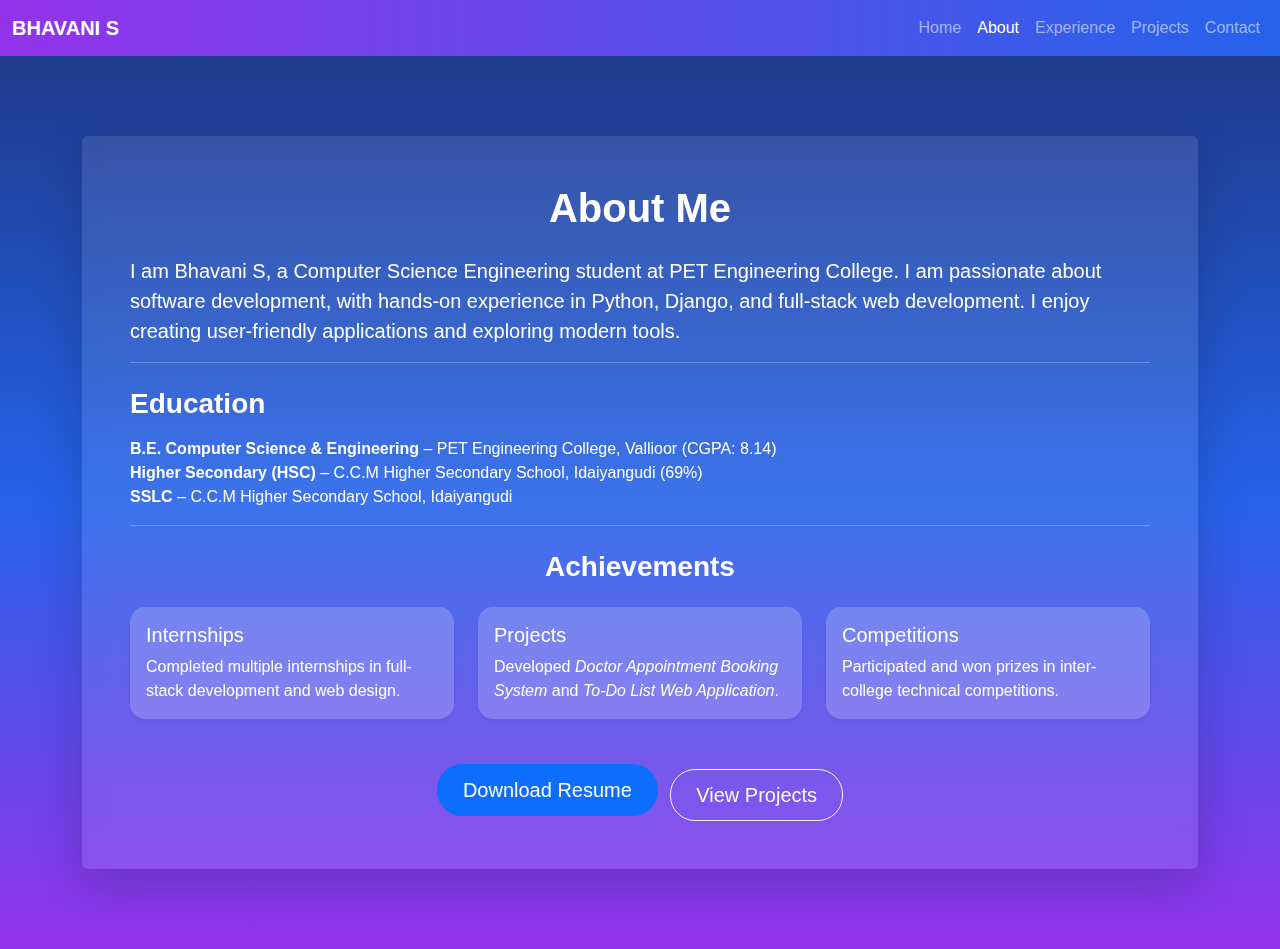
<file: about.html>
<!DOCTYPE html>
<html lang="en">
<head>
  <meta charset="UTF-8">
  <meta name="viewport" content="width=device-width, initial-scale=1.0">
  <title>About Me - Bhavani S</title>
  <!-- Bootstrap CSS -->
  <link href="https://cdn.jsdelivr.net/npm/bootstrap@5.3.2/dist/css/bootstrap.min.css" rel="stylesheet">
  <link rel="stylesheet" href="style.css">
</head>
<body >

  <!-- Navbar -->
  <nav class="navbar navbar-expand-lg navbar-dark" style="background: linear-gradient(90deg, #9333EA, #2563EB);">
    <div class="container-fluid">
      <a class="navbar-brand fw-bold" href="index.html">BHAVANI S</a>
      <button class="navbar-toggler" type="button" data-bs-toggle="collapse" data-bs-target="#navbarNav">
        <span class="navbar-toggler-icon"></span>
      </button>
      <div class="collapse navbar-collapse justify-content-end" id="navbarNav">
        <ul class="navbar-nav">
          <li class="nav-item"><a class="nav-link" href="index.html">Home</a></li>
          <li class="nav-item"><a class="nav-link active" href="about.html">About</a></li>
          <li class="nav-item"><a class="nav-link" href="experience.html">Experience</a></li>
          <li class="nav-item"><a class="nav-link" href="projects.html">Projects</a></li>
          <li class="nav-item"><a class="nav-link" href="contact.html">Contact</a></li>
        </ul>
      </div>
    </div>
  </nav>

  <!-- About Section -->
  <section class="hero d-flex align-items-center justify-content-center">
    <div class="container">
      <div class="p-5 rounded shadow-lg text-white" 
           style="background: rgba(255, 255, 255, 0.1); backdrop-filter: blur(10px);">
        <h1 class="fw-bold mb-4 text-center">About Me</h1>
        
        <p class="lead">
          I am <strong>Bhavani S</strong>, a Computer Science Engineering student at PET Engineering College.
          I am passionate about software development, with hands-on experience in Python, Django, and
          full-stack web development. I enjoy creating user-friendly applications and exploring modern tools.
        </p>

        <hr class="border-light">

        <h3 class="fw-semibold mt-4">Education</h3>
        <ul class="list-unstyled mt-3">
          <li><strong>B.E. Computer Science & Engineering</strong> – PET Engineering College, Vallioor (CGPA: 8.14)</li>
          <li><strong>Higher Secondary (HSC)</strong> – C.C.M Higher Secondary School, Idaiyangudi (69%)</li>
          <li><strong>SSLC</strong> – C.C.M Higher Secondary School, Idaiyangudi</li>
        </ul>

        <hr class="border-light">

<h3 class="fw-semibold mt-4 text-center">Achievements</h3>
<div class="row mt-4">
  <div class="col-md-4 mb-3">
    <div class="card h-100 shadow-sm" style="background: rgba(255,255,255,0.1); backdrop-filter: blur(10px); border: none;">
      <div class="card-body text-white">
        <h5 class="card-title">Internships</h5>
        <p class="card-text">Completed multiple internships in full-stack development and web design.</p>
      </div>

      
    </div>
  </div>

  <div class="col-md-4 mb-3">
    <div class="card h-100 shadow-sm" style="background: rgba(255,255,255,0.1); backdrop-filter: blur(10px); border: none;">
      <div class="card-body text-white">
        <h5 class="card-title">Projects</h5>
        <p class="card-text">Developed <em>Doctor Appointment Booking System</em> and <em>To-Do List Web Application</em>.</p>
      </div>
    </div>
  </div>

  <div class="col-md-4 mb-3">
    <div class="card h-100 shadow-sm" style="background: rgba(255,255,255,0.1); backdrop-filter: blur(10px); border: none;">
      <div class="card-body text-white">
        <h5 class="card-title">Competitions</h5>
        <p class="card-text">Participated and won prizes in inter-college technical competitions.</p>
      </div>
    </div>
  </div>
</div>

<div class="mt-4 text-center">
          <a href="resume.pdf" class="btn btn-primary btn-lg me-2" target="_blank">Download Resume</a>
          <a href="projects.html" class="btn btn-outline-light btn-lg">View Projects</a>
        </div>

      </div>
    </div>
  </section>

  <!-- Bootstrap JS -->
  <script src="https://cdn.jsdelivr.net/npm/bootstrap@5.3.2/dist/js/bootstrap.bundle.min.js"></script>
</body>
</html>
</file>
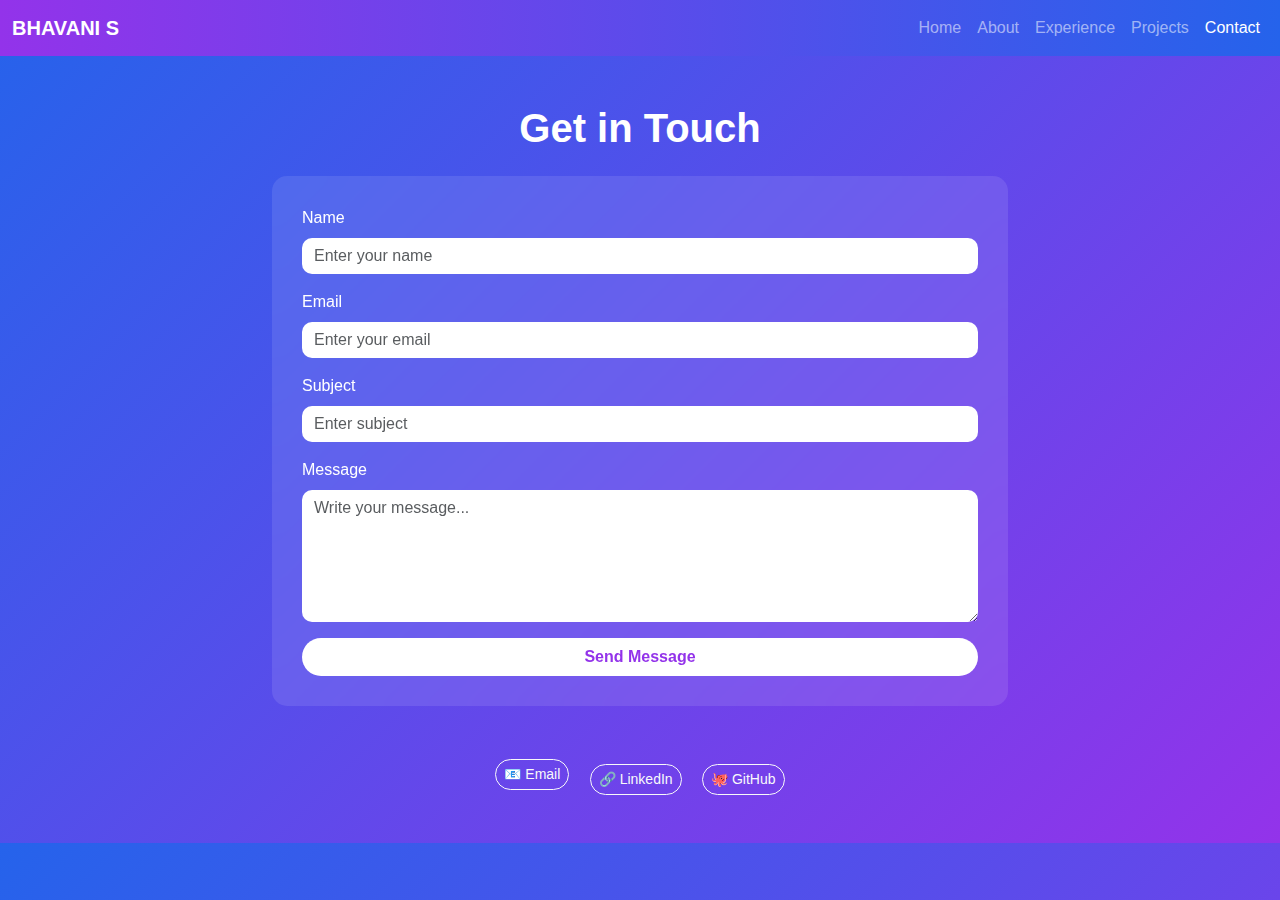
<file: contact.html>
<!DOCTYPE html>
<html lang="en">
<head>
  <meta charset="UTF-8">
  <meta name="viewport" content="width=device-width, initial-scale=1.0">
  <title>Contact - Bhavani S</title>
  <!-- Bootstrap CSS -->
  <link rel="stylesheet" href="style.css">
  <link href="https://cdn.jsdelivr.net/npm/bootstrap@5.3.2/dist/css/bootstrap.min.css" rel="stylesheet">
</head>
<body >

  <!-- Navbar -->
  <nav class="navbar navbar-expand-lg navbar-dark" style="background: linear-gradient(90deg, #9333EA, #2563EB);">
    <div class="container-fluid">
      <a class="navbar-brand fw-bold" href="index.html">BHAVANI S</a>
      <button class="navbar-toggler" type="button" data-bs-toggle="collapse" data-bs-target="#navbarNav">
        <span class="navbar-toggler-icon"></span>
      </button>
      <div class="collapse navbar-collapse justify-content-end" id="navbarNav">
        <ul class="navbar-nav">
          <li class="nav-item"><a class="nav-link" href="index.html">Home</a></li>
          <li class="nav-item"><a class="nav-link" href="about.html">About</a></li>
          <li class="nav-item"><a class="nav-link" href="experience.html">Experience</a></li>
          <li class="nav-item"><a class="nav-link" href="projects.html">Projects</a></li>
          <li class="nav-item"><a class="nav-link active" href="contact.html">Contact</a></li>
        </ul>
      </div>
    </div>
  </nav>

  <!-- Contact Section -->
  <section class="py-5">
    <div class="container">
      <h1 class="fw-bold text-center text-white mb-4">Get in Touch</h1>

      <div class="row justify-content-center">
        <div class="col-md-8">
          <!-- Contact Form -->
          <form action="mailto:sb.bhavani.sb@gmail.com" method="post" enctype="text/plain"
                style="background: rgba(255,255,255,0.1); padding: 30px; border-radius: 15px; backdrop-filter: blur(8px);">

            <!-- Name -->
            <div class="mb-3">
              <label class="form-label text-white">Name</label>
              <input type="text" name="name" class="form-control" placeholder="Enter your name" required
                     style="border-radius: 10px; border: none;">
            </div>

            <!-- Email -->
            <div class="mb-3">
              <label class="form-label text-white">Email</label>
              <input type="email" name="email" class="form-control" placeholder="Enter your email" required
                     style="border-radius: 10px; border: none;">
            </div>

            <!-- Subject -->
            <div class="mb-3">
              <label class="form-label text-white">Subject</label>
              <input type="text" name="subject" class="form-control" placeholder="Enter subject" required
                     style="border-radius: 10px; border: none;">
            </div>

            <!-- Message -->
            <div class="mb-3">
              <label class="form-label text-white">Message</label>
              <textarea name="message" class="form-control" rows="5" placeholder="Write your message..." required
                        style="border-radius: 10px; border: none;"></textarea>
            </div>

            <!-- Submit Button -->
            <button type="submit" class="btn w-100"
                    style="background:#fff; color:#9333EA; font-weight:600; border-radius:10px;">
              Send Message
            </button>
          </form>
        </div>
      </div>

      <!-- Social Links -->
      <div class="text-center mt-5">
        <a href="mailto:sb.bhavani.sb@gmail.com"
           class="btn btn-outline-light btn-sm mx-2" style="border-radius: 30px;">📧 Email</a>
        <a href="https://www.linkedin.com/in/sb-bhavani-sb" target="_blank"
           class="btn btn-outline-light btn-sm mx-2" style="border-radius: 30px;">🔗 LinkedIn</a>
        <a href="https://github.com/Bhavani-SB" target="_blank"
           class="btn btn-outline-light btn-sm mx-2" style="border-radius: 30px;">🐙 GitHub</a>
      </div>
    </div>
  </section>

  <!-- Bootstrap JS -->
  <script src="https://cdn.jsdelivr.net/npm/bootstrap@5.3.2/dist/js/bootstrap.bundle.min.js"></script>
</body>
</html>
</file>
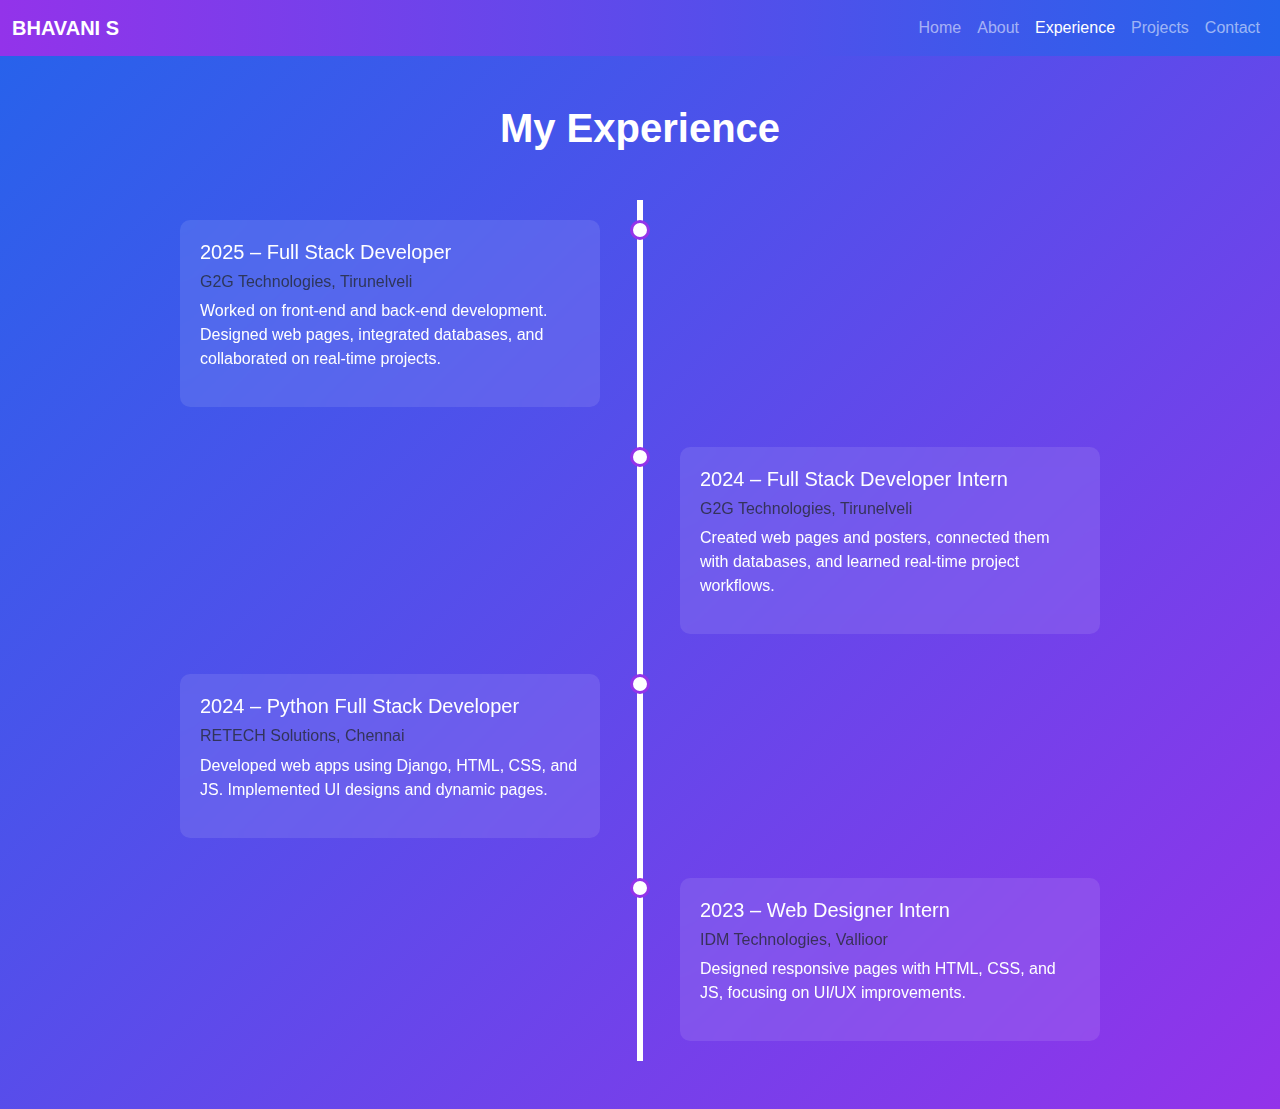
<file: experience.html>
<!DOCTYPE html>
<html lang="en">
<head>
  <meta charset="UTF-8">
  <meta name="viewport" content="width=device-width, initial-scale=1.0">
  <title>Experience - Bhavani S</title>
  <!-- Bootstrap CSS -->
  <link href="https://cdn.jsdelivr.net/npm/bootstrap@5.3.2/dist/css/bootstrap.min.css" rel="stylesheet">
  <!-- Custom CSS -->
  <link rel="stylesheet" href="style.css">
</head>
<body>

  <!-- Navbar -->
  <nav class="navbar navbar-expand-lg navbar-dark" style="background: linear-gradient(90deg, #9333EA, #2563EB);">
    <div class="container-fluid">
      <a class="navbar-brand fw-bold" href="index.html">BHAVANI S</a>
      <button class="navbar-toggler" type="button" data-bs-toggle="collapse" data-bs-target="#navbarNav">
        <span class="navbar-toggler-icon"></span>
      </button>
      <div class="collapse navbar-collapse justify-content-end" id="navbarNav">
        <ul class="navbar-nav">
          <li class="nav-item"><a class="nav-link" href="index.html">Home</a></li>
          <li class="nav-item"><a class="nav-link" href="about.html">About</a></li>
          <li class="nav-item"><a class="nav-link active" href="experience.html">Experience</a></li>
          <li class="nav-item"><a class="nav-link" href="projects.html">Projects</a></li>
          <li class="nav-item"><a class="nav-link" href="contact.html">Contact</a></li>
        </ul>
      </div>
    </div>
  </nav>

  <!-- Timeline Section -->
  <section class="timeline-section py-5">
    <div class="container">
      <h1 class="fw-bold text-center text-white mb-5">My Experience</h1>

      <div class="timeline">

        <!-- Item 1 -->
        <div class="timeline-item left">
          <div class="content">
            <h5>2025 – Full Stack Developer</h5>
            <h6 class="text-muted">G2G Technologies, Tirunelveli</h6>
            <p>Worked on front-end and back-end development. Designed web pages, integrated databases, and collaborated on real-time projects.</p>
          </div>
        </div>

        <!-- Item 2 -->
        <div class="timeline-item right">
          <div class="content">
            <h5>2024 – Full Stack Developer Intern</h5>
            <h6 class="text-muted">G2G Technologies, Tirunelveli</h6>
            <p>Created web pages and posters, connected them with databases, and learned real-time project workflows.</p>
          </div>
        </div>

        <!-- Item 3 -->
        <div class="timeline-item left">
          <div class="content">
            <h5>2024 – Python Full Stack Developer</h5>
            <h6 class="text-muted">RETECH Solutions, Chennai</h6>
            <p>Developed web apps using Django, HTML, CSS, and JS. Implemented UI designs and dynamic pages.</p>
          </div>
        </div>

        <!-- Item 4 -->
        <div class="timeline-item right">
          <div class="content">
            <h5>2023 – Web Designer Intern</h5>
            <h6 class="text-muted">IDM Technologies, Vallioor</h6>
            <p>Designed responsive pages with HTML, CSS, and JS, focusing on UI/UX improvements.</p>
          </div>
        </div>

      </div>
    </div>
  </section>

  <!-- Bootstrap JS -->
  <script src="https://cdn.jsdelivr.net/npm/bootstrap@5.3.2/dist/js/bootstrap.bundle.min.js"></script>
</body>
</html>
</file>
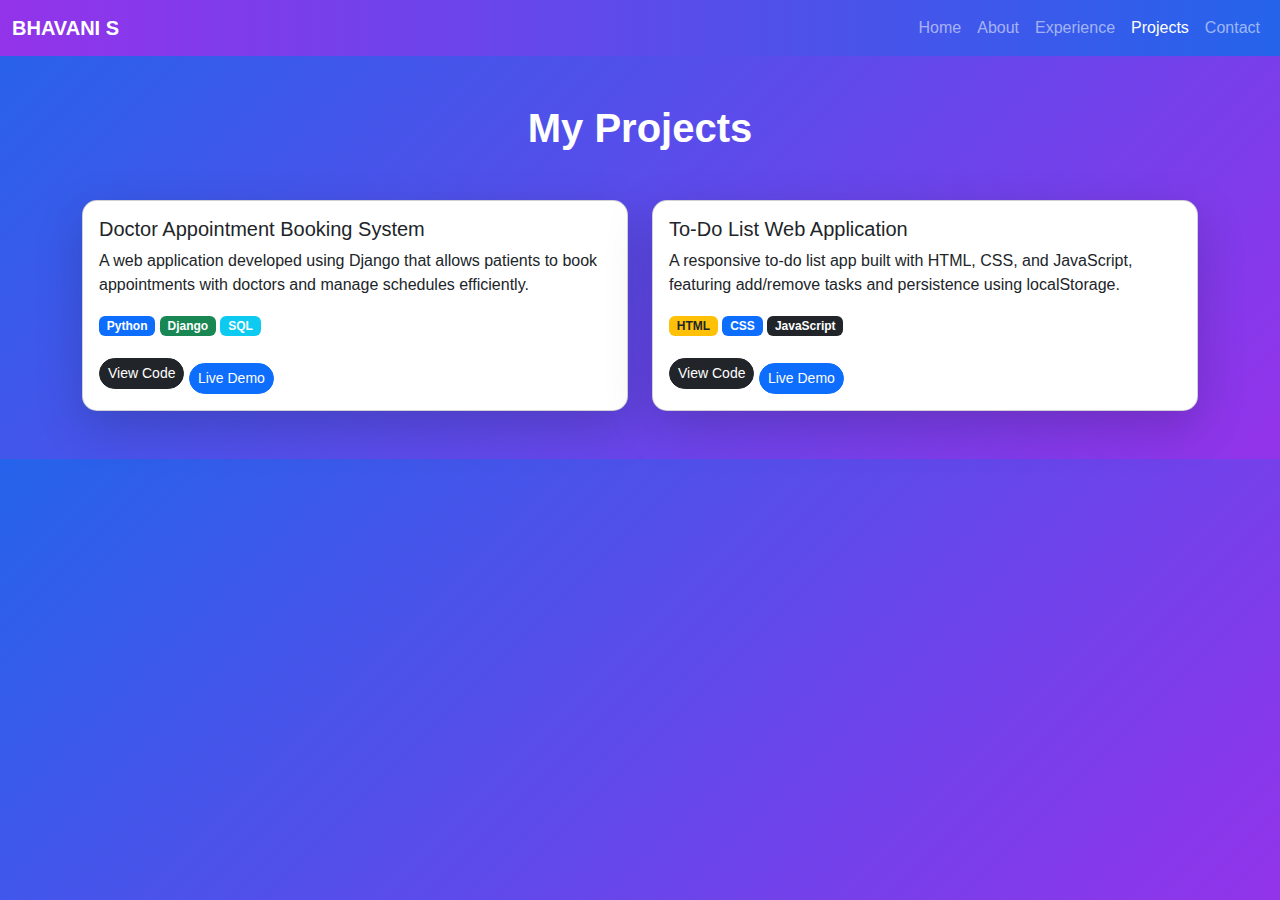
<file: projects.html>
<!DOCTYPE html>
<html lang="en">
<head>
  <meta charset="UTF-8">
  <meta name="viewport" content="width=device-width, initial-scale=1.0">
  <title>Projects - Bhavani S</title>
  <link rel="stylesheet" href="style.css">
  <!-- Bootstrap CSS -->
  <link href="https://cdn.jsdelivr.net/npm/bootstrap@5.3.2/dist/css/bootstrap.min.css" rel="stylesheet">
</head>
<body>

  <!-- Navbar -->
  <nav class="navbar navbar-expand-lg navbar-dark" style="background: linear-gradient(90deg, #9333EA, #2563EB);">
    <div class="container-fluid">
      <a class="navbar-brand fw-bold" href="index.html">BHAVANI S</a>
      <button class="navbar-toggler" type="button" data-bs-toggle="collapse" data-bs-target="#navbarNav">
        <span class="navbar-toggler-icon"></span>
      </button>
      <div class="collapse navbar-collapse justify-content-end" id="navbarNav">
        <ul class="navbar-nav">
          <li class="nav-item"><a class="nav-link" href="index.html">Home</a></li>
          <li class="nav-item"><a class="nav-link" href="about.html">About</a></li>
          <li class="nav-item"><a class="nav-link" href="experience.html">Experience</a></li>
          <li class="nav-item"><a class="nav-link active" href="projects.html">Projects</a></li>
          <li class="nav-item"><a class="nav-link" href="contact.html">Contact</a></li>
        </ul>
      </div>
    </div>
  </nav>

  <!-- Projects Section -->
  <section class="py-5">
    <div class="container">
      <h1 class="fw-bold text-center text-white mb-5">My Projects</h1>

      <div class="row g-4">
        
        <!-- Project 1 -->
        <div class="col-md-6">
          <div class="card h-100 shadow-lg" style="border-radius: 15px;">
            <div class="card-body">
              <h5 class="card-title">Doctor Appointment Booking System</h5>
              <p class="card-text">A web application developed using Django that allows patients to book appointments with doctors and manage schedules efficiently.</p>
              <span class="badge bg-primary">Python</span>
              <span class="badge bg-success">Django</span>
              <span class="badge bg-info">SQL</span>
              <div class="mt-3">
                <a href="https://github.com/Bhavani-SB/FSD" target="_blank" class="btn btn-sm btn-dark">View Code</a>
                <a href="https://appointment-booking-system-for-hospital-2vcb.onrender.com" target="_blank" class="btn btn-sm btn-primary">Live Demo</a>
              </div>
            </div>
          </div>
        </div>

        <!-- Project 2 -->
        <div class="col-md-6">
          <div class="card h-100 shadow-lg" style="border-radius: 15px;">
            <div class="card-body">
              <h5 class="card-title">To-Do List Web Application</h5>
              <p class="card-text">A responsive to-do list app built with HTML, CSS, and JavaScript, featuring add/remove tasks and persistence using localStorage.</p>
              <span class="badge bg-warning text-dark">HTML</span>
              <span class="badge bg-primary">CSS</span>
              <span class="badge bg-dark">JavaScript</span>
              <div class="mt-3">
                <a href="https://github.com/Bhavani-SB/To-do-list" target="_blank" class="btn btn-sm btn-dark">View Code</a>
                <a href="https://to-do-list-beige-sigma.vercel.app" target="_blank" class="btn btn-sm btn-primary">Live Demo</a>
              </div>
            </div>
          </div>
        </div>

      </div>

    </div>
  </section>

  <script src="https://cdn.jsdelivr.net/npm/bootstrap@5.3.2/dist/js/bootstrap.bundle.min.js"></script>
</body>
</html>
</file>
<file: style.css>
/* Reset */
* {
    margin: 0;
    padding: 0;
    box-sizing: border-box;
    font-family: 'Poppins', sans-serif;
  }
  
  body {
  background: linear-gradient(135deg, #2563EB, #9333EA);
  color: #fff;
}
  
  /* Navbar */
  header {
    display: flex;
    justify-content: space-between;
    align-items: center;
    padding: 20px 60px;
    background:  #9333ea;
    color: #fff;
  }
  
  header .logo {
    font-size: 20px;
    font-weight: bold;
  }
  
  header nav a {
    margin-left: 20px;
    text-decoration: none;
    color: #fff;
    font-weight: 500;
  }
  
  header nav a:hover {
    color: #facc15;
  }
  
  /* Hero Section */
  .hero {
    background: linear-gradient(#1e3a8a, #2563eb, #9333ea);
    color: #fff;
    padding: 80px 20px;
    display: flex;
    justify-content: center;
    align-items: center;
  }
  
  .hero-content {
    display: flex;
    flex-wrap: wrap;
    align-items: center;
    gap: 60px;
    max-width: 1000px;
    background: rgba(255, 255, 255, 0.1);
    border-radius: 20px;
    padding: 90px;
    backdrop-filter: blur(8px);
  }
  
  .hero-photo img {
    width: 220px;
    height: 220px;
    border-radius: 50%;
    border: 4px solid #fff;
    object-fit: cover;
  }
  
  .hero-text h1 {
    font-size: 28px;
    margin-bottom: 10px;
  }
  
  .hero-text h2 {
    font-size: 20px;
    margin-bottom: 20px;
  }
  
  .hero-text p {
    font-size: 16px;
    line-height: 1.6;
  }

  /* about page */
  
  .card {
    border-radius: 15px;
    transition: transform 0.3s ease;
  }
  
  .card:hover {
    transform: translateY(-5px);
  }
  
  .btn {
    border-radius: 25px !important;
    padding: 10px 25px;
  }
  
  .btn + .btn {
    margin-top: 10px; /* Mobile view la gap kidaikum */
  }

  
/* experience page */



.timeline {
  position: relative;
  max-width: 1000px;
  margin: auto;
}

.timeline::after {
  content: '';
  position: absolute;
  width: 6px;
  background: #fff;
  top: 0;
  bottom: 0;
  left: 50%;
  margin-left: -3px;
}

.timeline-item {
  padding: 20px 40px;
  position: relative;
  width: 50%;
}

.timeline-item .content {
  padding: 20px;
  background: rgba(255,255,255,0.1);
  backdrop-filter: blur(8px);
  border-radius: 10px;
}

.timeline-item.left {
  left: 0;
}

.timeline-item.right {
  left: 50%;
}

.timeline-item::before {
  content: '';
  position: absolute;
  top: 20px;
  width: 20px;
  height: 20px;
  border-radius: 50%;
  background: #fff;
  border: 3px solid #9333EA;
  z-index: 1;
}

.timeline-item.left::before {
  right: -10px;
}

.timeline-item.right::before {
  left: -10px;
}

/* Mobile responsive */
@media screen and (max-width: 768px) {
  .timeline::after {
    left: 20px;
  }
  .timeline-item {
    width: 100%;
    padding-left: 60px;
    padding-right: 25px;
  }
  .timeline-item.right {
    left: 0;
  }
  .timeline-item.left::before,
  .timeline-item.right::before {
    left: 10px;
  }
}
</file>
